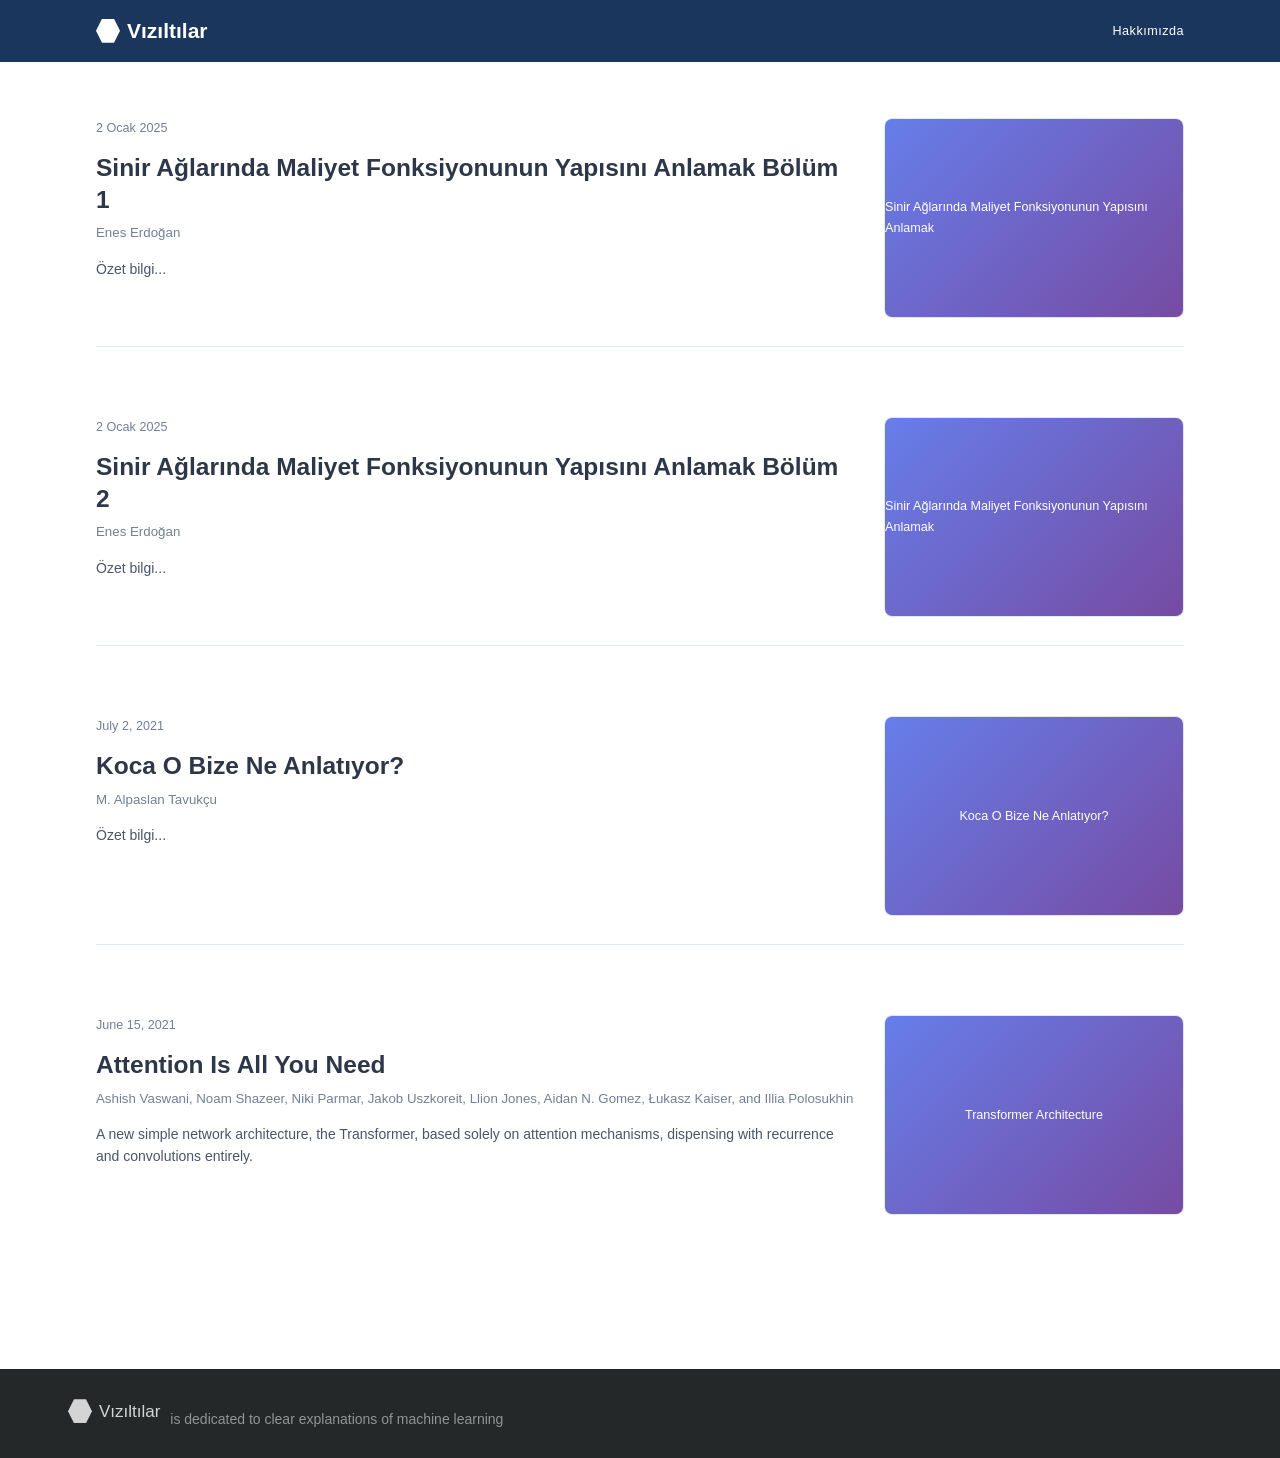
<file: index.html>
<!DOCTYPE html>
<html lang="en">
<head>
    <meta charset="UTF-8">
    <meta name="viewport" content="width=device-width, initial-scale=1.0">
    <title>Vızıltılar - Teknik Blog</title>
    <link rel="stylesheet" href="styles.css">
</head>
<body>
    <!-- Navigation Bar -->
    <nav class="navbar">
        <div class="content">
            <a href="#" class="logo">
                <div class="logo-icon"></div>
                Vızıltılar
            </a>
            <div class="nav-links">
                <a href="about.html">Hakkımızda</a>
            </div>
        </div>
    </nav>

    <!-- Main Content -->
    <main class="main-content">
        <!-- Article 1 -->
        <article class="article">
            <a href="articles/ulf-p1-enes/index.html" class="article-link">
                <div class="article-content">
                    <div class="article-meta">
                        <span class="article-date">2 Ocak 2025</span>
                    </div>
                    <h2 class="article-title">Sinir Ağlarında Maliyet Fonksiyonunun Yapısını Anlamak Bölüm 1</h2>
                    <p class="article-authors">Enes Erdoğan</p>
                    <p class="article-summary">Özet bilgi...</p>
                </div>
                <div class="article-image">
                    <div class="image-placeholder">
                        Sinir Ağlarında Maliyet Fonksiyonunun Yapısını Anlamak
                    </div>
                </div>
            </a>
        </article>

        <!-- Article 2 -->
        <article class="article">
            <a href="articles/ulf-p2-enes/index.html" class="article-link">
                <div class="article-content">
                    <div class="article-meta">
                        <span class="article-date">2 Ocak 2025</span>
                    </div>
                    <h2 class="article-title">Sinir Ağlarında Maliyet Fonksiyonunun Yapısını Anlamak Bölüm 2</h2>
                    <p class="article-authors">Enes Erdoğan</p>
                    <p class="article-summary">Özet bilgi...</p>
                </div>
                <div class="article-image">
                    <div class="image-placeholder">
                        Sinir Ağlarında Maliyet Fonksiyonunun Yapısını Anlamak
                    </div>
                </div>
            </a>
        </article>

        <!-- Article 3 -->
        <article class="article">
            <a href="articles/distill-hiatus.html" class="article-link">
                <div class="article-content">
                    <div class="article-meta">
                        <span class="article-date">July 2, 2021</span>
                    </div>
                    <h2 class="article-title">Koca O Bize Ne Anlatıyor?</h2>
                    <p class="article-authors">M. Alpaslan Tavukçu</p>
                    <p class="article-summary">Özet bilgi...</p>
                </div>
                <div class="article-image">
                    <div class="image-placeholder">
                        Koca O Bize Ne Anlatıyor?
                    </div>
                </div>
            </a>
        </article>

        <!-- Additional Sample Articles -->
        <article class="article">
            <a href="articles/attention-is-all-you-need.html" class="article-link">
                <div class="article-content">
                    <div class="article-meta">
                        <span class="article-date">June 15, 2021</span>
                    </div>
                    <h2 class="article-title">Attention Is All You Need</h2>
                    <p class="article-authors">Ashish Vaswani, Noam Shazeer, Niki Parmar, Jakob Uszkoreit, Llion Jones, Aidan N. Gomez, Łukasz Kaiser, and Illia Polosukhin</p>
                    <p class="article-summary">A new simple network architecture, the Transformer, based solely on attention mechanisms, dispensing with recurrence and convolutions entirely.</p>
                </div>
                <div class="article-image">
                    <div class="image-placeholder">
                        Transformer Architecture
                    </div>
                </div>
            </a>
        </article>
    </main>

    <!-- Footer -->
    <footer class="footer">
        <div class="footer-container">
            <a href="/" class="logo">
                <div class="logo-icon"></div>
                Vızıltılar
            </a> is dedicated to clear explanations of machine learning
        </div>
    </footer>
</body>
</html>
</file>
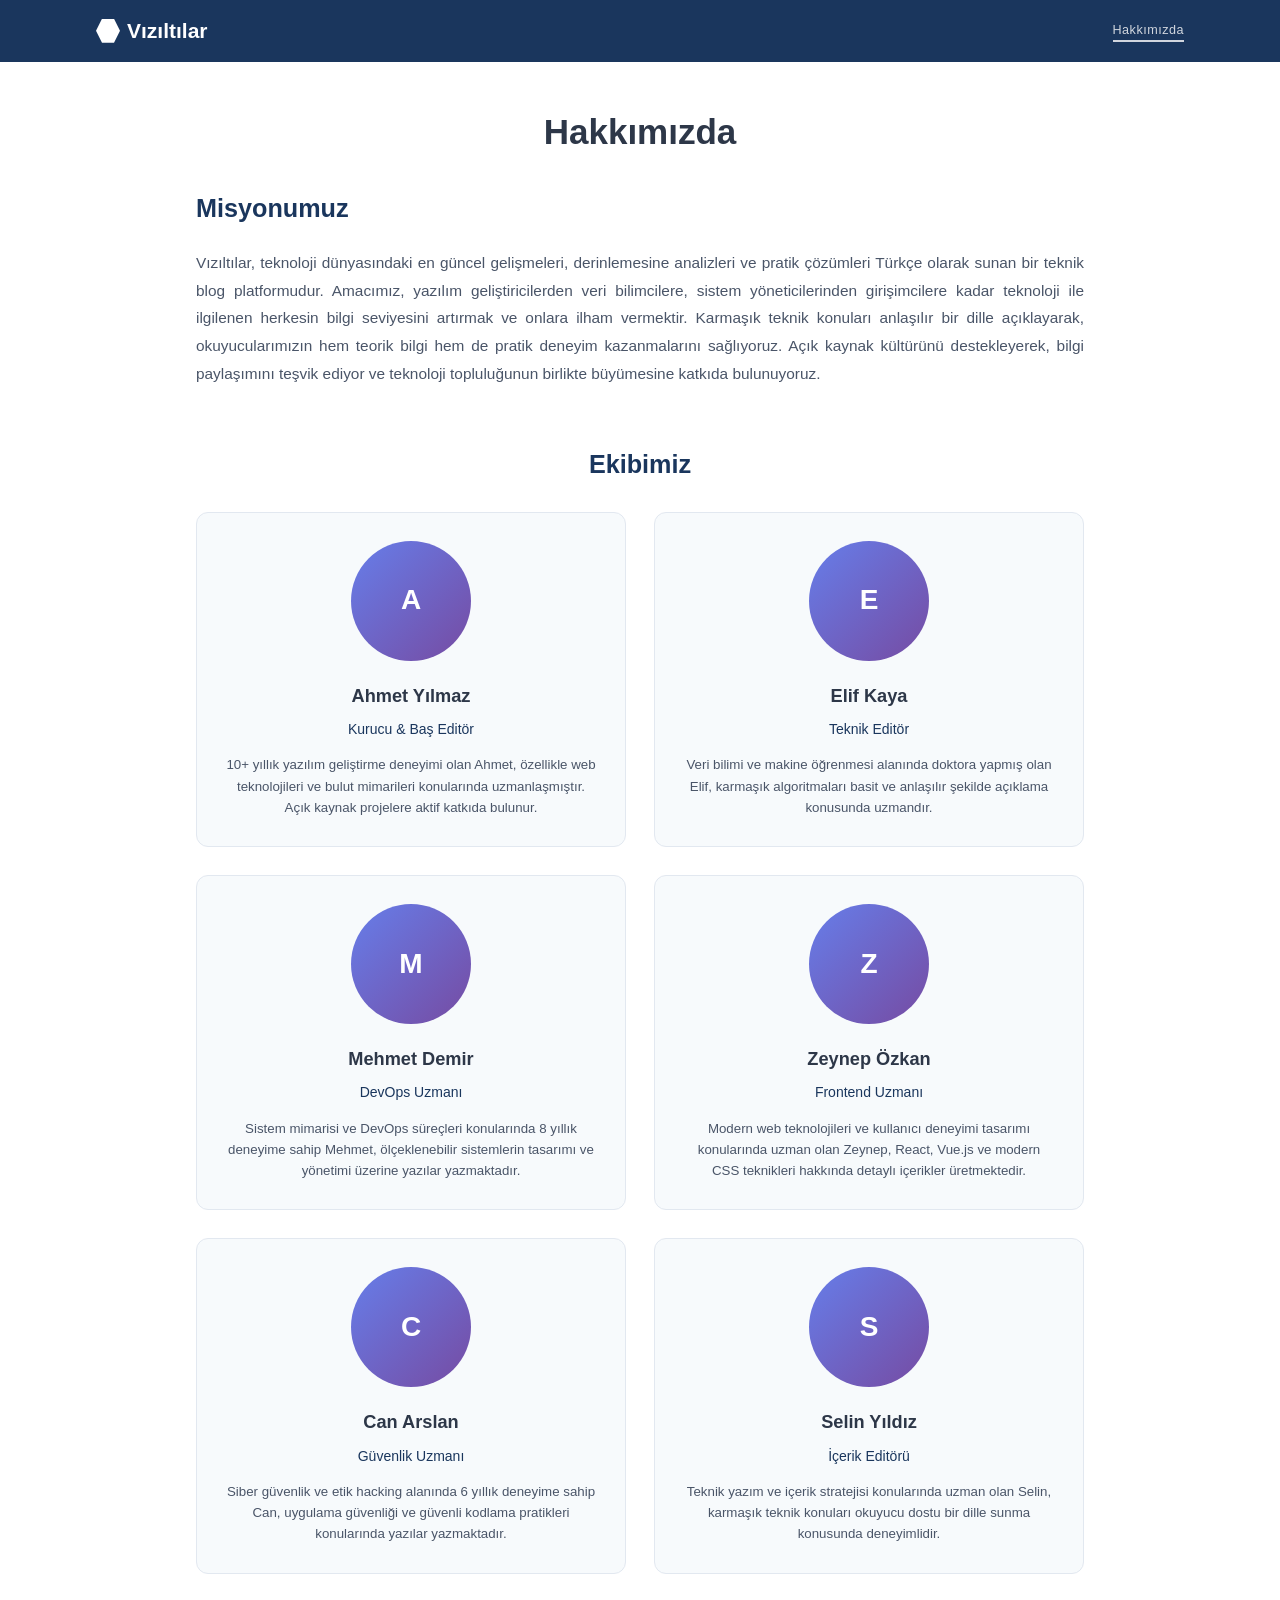
<file: about.html>
<!DOCTYPE html>
<html lang="tr">
<head>
    <meta charset="UTF-8">
    <meta name="viewport" content="width=device-width, initial-scale=1.0">
    <title>Hakkımızda - Vızıltılar</title>
    <link rel="stylesheet" href="styles.css">
</head>
<body>
    <!-- Navigation Bar -->
    <nav class="navbar">
        <div class="content">
            <a href="index.html" class="logo">
                <div class="logo-icon"></div>
                Vızıltılar
            </a>
            <div class="nav-links">
                <a href="about.html" class="active">Hakkımızda</a>
            </div>
        </div>
    </nav>

    <!-- Main Content -->
    <main class="main-content about">
        <h1 class="page-title">Hakkımızda</h1>

        <!-- Mission Section -->
        <section class="mission-section">
            <h2 class="mission-title">Misyonumuz</h2>
            <p class="mission-text">
                Vızıltılar, teknoloji dünyasındaki en güncel gelişmeleri, derinlemesine analizleri ve pratik çözümleri 
                Türkçe olarak sunan bir teknik blog platformudur. Amacımız, yazılım geliştiricilerden veri bilimcilere, 
                sistem yöneticilerinden girişimcilere kadar teknoloji ile ilgilenen herkesin bilgi seviyesini artırmak 
                ve onlara ilham vermektir. Karmaşık teknik konuları anlaşılır bir dille açıklayarak, okuyucularımızın 
                hem teorik bilgi hem de pratik deneyim kazanmalarını sağlıyoruz. Açık kaynak kültürünü destekleyerek, 
                bilgi paylaşımını teşvik ediyor ve teknoloji topluluğunun birlikte büyümesine katkıda bulunuyoruz.
            </p>
        </section>

        <!-- Team Section -->
        <section class="team-section">
            <h2 class="team-title">Ekibimiz</h2>
            <div class="team-grid">
                <div class="team-member">
                    <div class="member-photo">A</div>
                    <h3 class="member-name">Ahmet Yılmaz</h3>
                    <p class="member-role">Kurucu & Baş Editör</p>
                    <p class="member-bio">
                        10+ yıllık yazılım geliştirme deneyimi olan Ahmet, özellikle web teknolojileri ve 
                        bulut mimarileri konularında uzmanlaşmıştır. Açık kaynak projelere aktif katkıda bulunur.
                    </p>
                </div>

                <div class="team-member">
                    <div class="member-photo">E</div>
                    <div class="member-name">Elif Kaya</div>
                    <p class="member-role">Teknik Editör</p>
                    <p class="member-bio">
                        Veri bilimi ve makine öğrenmesi alanında doktora yapmış olan Elif, karmaşık algoritmaları 
                        basit ve anlaşılır şekilde açıklama konusunda uzmandır.
                    </p>
                </div>

                <div class="team-member">
                    <div class="member-photo">M</div>
                    <div class="member-name">Mehmet Demir</div>
                    <p class="member-role">DevOps Uzmanı</p>
                    <p class="member-bio">
                        Sistem mimarisi ve DevOps süreçleri konularında 8 yıllık deneyime sahip Mehmet, 
                        ölçeklenebilir sistemlerin tasarımı ve yönetimi üzerine yazılar yazmaktadır.
                    </p>
                </div>

                <div class="team-member">
                    <div class="member-photo">Z</div>
                    <div class="member-name">Zeynep Özkan</div>
                    <p class="member-role">Frontend Uzmanı</p>
                    <p class="member-bio">
                        Modern web teknolojileri ve kullanıcı deneyimi tasarımı konularında uzman olan Zeynep, 
                        React, Vue.js ve modern CSS teknikleri hakkında detaylı içerikler üretmektedir.
                    </p>
                </div>

                <div class="team-member">
                    <div class="member-photo">C</div>
                    <div class="member-name">Can Arslan</div>
                    <p class="member-role">Güvenlik Uzmanı</p>
                    <p class="member-bio">
                        Siber güvenlik ve etik hacking alanında 6 yıllık deneyime sahip Can, 
                        uygulama güvenliği ve güvenli kodlama pratikleri konularında yazılar yazmaktadır.
                    </p>
                </div>

                <div class="team-member">
                    <div class="member-photo">S</div>
                    <div class="member-name">Selin Yıldız</div>
                    <p class="member-role">İçerik Editörü</p>
                    <p class="member-bio">
                        Teknik yazım ve içerik stratejisi konularında uzman olan Selin, 
                        karmaşık teknik konuları okuyucu dostu bir dille sunma konusunda deneyimlidir.
                    </p>
                </div>
            </div>
        </section>
    </main>
</body>
</html>
</file>
<file: styles.css>
/* Reset and Base Styles */
* {
    margin: 0;
    padding: 0;
    box-sizing: border-box;
}

html {
    font-size: 14px;
    line-height: 1.6em;
}

body {
    font-family: -apple-system, BlinkMacSystemFont, "Segoe UI", Roboto, Oxygen, Ubuntu, Cantarell, "Fira Sans", "Droid Sans", "Helvetica Neue", Arial, sans-serif;
    line-height: 1.6;
    color: #333;
    background-color: #fff;
}

/* Navigation Bar */
.navbar {
    background-color: #1a365d;
    padding: 1rem 0;
    display: flex;
    justify-content: center;
    align-items: center;
    position: sticky;
    top: 0;
    z-index: 100;
}

.navbar .content {
    display: flex;
    justify-content: space-between;
    align-items: center;
    width: 100%;
    max-width: 1200px;
    padding: 0 4rem;
}

.logo {
    display: flex;
    align-items: center;
    color: white;
    font-size: 1.5rem;
    font-weight: 600;
    text-decoration: none;
}

.logo-icon {
    width: 24px;
    height: 24px;
    background-color: white;
    clip-path: polygon(25% 0%, 75% 0%, 100% 50%, 75% 100%, 25% 100%, 0% 50%);
    margin-right: 0.5rem;
}

.nav-links {
    display: flex;
    gap: 2rem;
}

.nav-links a {
    color: white;
    text-decoration: none;
    font-weight: 500;
    letter-spacing: 0.5px;
    font-size: 0.9rem;
}

.nav-links a:hover {
    opacity: 0.8;
}

.nav-links a.active {
    opacity: 0.8;
    border-bottom: 2px solid white;
}

/* Main Content */
.main-content {
    max-width: 1200px;
    margin: 0 auto;
    padding: 2rem 4rem;
}

/* About Page Main Content */
.main-content.about {
    max-width: 1000px;
    padding: 3rem 4rem;
}

/* Article Styles */
.article {
    display: flex;
    margin-bottom: 3rem;
    padding: 2rem 0;
    border-bottom: 1px solid #e2e8f0;
    font-size: 16px;
}

@media(min-width: 1024px) {
    .article {
        font-size: 1.06rem;
    }
}

.article-link {
    display: flex;
    width: 100%;
    text-decoration: none;
    color: inherit;
}

.article:last-child {
    border-bottom: none;
}

.article-content {
    flex: 1;
    padding-right: 2rem;
}

.article-meta {
    display: flex;
    align-items: center;
    margin-bottom: 1rem;
}

.article-date {
    color: #718096;
    font-size: 0.9rem;
    margin-right: 1rem;
}

.article-tag {
    padding: 0.25rem 0.75rem;
    border-radius: 4px;
    font-size: 0.75rem;
    font-weight: 600;
    text-transform: uppercase;
    letter-spacing: 0.5px;
}

.tag-peer-reviewed {
    background-color: #1a365d;
    color: white;
}

.tag-editorial {
    background-color: #4a5568;
    color: white;
}

.article-title {
    font-size: 1.75rem;
    font-weight: 700;
    color: #2d3748;
    margin-bottom: 0.5rem;
    line-height: 1.3;
}

.article-authors {
    color: #718096;
    font-size: 0.95rem;
    margin-bottom: 1rem;
}

.article-summary {
    color: #4a5568;
    font-size: 1rem;
    line-height: 1.6;
}

.article-image {
    flex: 0 0 300px;
    height: 200px;
    background-color: #f7fafc;
    border: 1px solid #e2e8f0;
    border-radius: 8px;
    display: flex;
    align-items: center;
    justify-content: center;
    color: #a0aec0;
    font-size: 0.9rem;
    overflow: hidden;
}

.article-image img {
    width: 100%;
    height: 100%;
    object-fit: cover;
}

/* Placeholder for images */
.image-placeholder {
    width: 100%;
    height: 100%;
    background: linear-gradient(135deg, #667eea 0%, #764ba2 100%);
    display: flex;
    align-items: center;
    justify-content: center;
    color: white;
    font-weight: 500;
}

/* About Page Styles */
.page-title {
    font-size: 2.5rem;
    font-weight: 700;
    color: #2d3748;
    margin-bottom: 2rem;
    text-align: center;
}

.mission-section {
    margin-bottom: 4rem;
}

.mission-title {
    font-size: 1.8rem;
    font-weight: 600;
    color: #1a365d;
    margin-bottom: 1.5rem;
}

.mission-text {
    font-size: 1.1rem;
    line-height: 1.8;
    color: #4a5568;
    text-align: justify;
}

.team-section {
    margin-bottom: 4rem;
}

.team-title {
    font-size: 1.8rem;
    font-weight: 600;
    color: #1a365d;
    margin-bottom: 2rem;
    text-align: center;
}

.team-grid {
    display: grid;
    grid-template-columns: repeat(auto-fit, minmax(300px, 1fr));
    gap: 2rem;
    margin-top: 2rem;
}

.team-member {
    background-color: #f7fafc;
    padding: 2rem;
    border-radius: 12px;
    border: 1px solid #e2e8f0;
    text-align: center;
    transition: transform 0.2s ease, box-shadow 0.2s ease;
}

.team-member:hover {
    transform: translateY(-2px);
    box-shadow: 0 4px 12px rgba(0, 0, 0, 0.1);
}

.member-photo {
    width: 120px;
    height: 120px;
    border-radius: 50%;
    background: linear-gradient(135deg, #667eea 0%, #764ba2 100%);
    margin: 0 auto 1.5rem;
    display: flex;
    align-items: center;
    justify-content: center;
    color: white;
    font-size: 2rem;
    font-weight: 600;
}

.member-name {
    font-size: 1.3rem;
    font-weight: 600;
    color: #2d3748;
    margin-bottom: 0.5rem;
}

.member-role {
    font-size: 1rem;
    color: #1a365d;
    font-weight: 500;
    margin-bottom: 1rem;
}

.member-bio {
    font-size: 0.95rem;
    color: #4a5568;
    line-height: 1.6;
}

/* Responsive Design */
@media (max-width: 768px) {
    .navbar {
        padding: 1rem 0;
    }
    
    .navbar .content {
        padding: 0 1rem;
        flex-direction: column;
        gap: 1rem;
    }

    .nav-links {
        gap: 1.5rem;
    }

    .main-content {
        padding: 1rem 2rem;
    }

    .article {
        flex-direction: column;
    }

    .article-content {
        padding-right: 0;
        margin-bottom: 1rem;
    }

    .article-image {
        flex: none;
        width: 100%;
        height: 250px;
    }

    .article-title {
        font-size: 1.5rem;
    }

    .page-title {
        font-size: 2rem;
    }

    .mission-title,
    .team-title {
        font-size: 1.5rem;
    }

    .team-grid {
        grid-template-columns: 1fr;
        gap: 1.5rem;
    }

    .team-member {
        padding: 1.5rem;
    }
}

/* Footer Styles */
.footer {
    color: rgba(255, 255, 255, 0.5);
    font-weight: 300;
    padding: 2rem 0;
    border-top: 1px solid rgba(0, 0, 0, 0.1);
    background-color: hsl(180, 5%, 15%);
    text-align: left;
    margin-top: 4rem;
}

.footer-container {
    max-width: 1200px;
    margin: 0 auto;
    padding: 0 2rem;
}

.footer .logo {
    font-size: 17px;
    font-weight: 200;
    color: rgba(255, 255, 255, 0.8);
    text-decoration: none;
    margin-right: 6px;
    display: inline-flex;
    align-items: center;
}

.footer .logo-icon {
    width: 24px;
    height: 24px;
    background-color: rgba(255, 255, 255, 0.8);
    clip-path: polygon(25% 0%, 75% 0%, 100% 50%, 75% 100%, 25% 100%, 0% 50%);
    margin-right: 0.5rem;
}

.footer .nav {
    font-size: 0.9em;
    margin-top: 1.5em;
}

.footer .nav a {
    color: rgba(255, 255, 255, 0.8);
    margin-right: 6px;
    text-decoration: none;
}

/* Responsive Footer */
@media (max-width: 768px) {
    .footer-container {
        padding: 0 1rem;
    }
}
</file>
